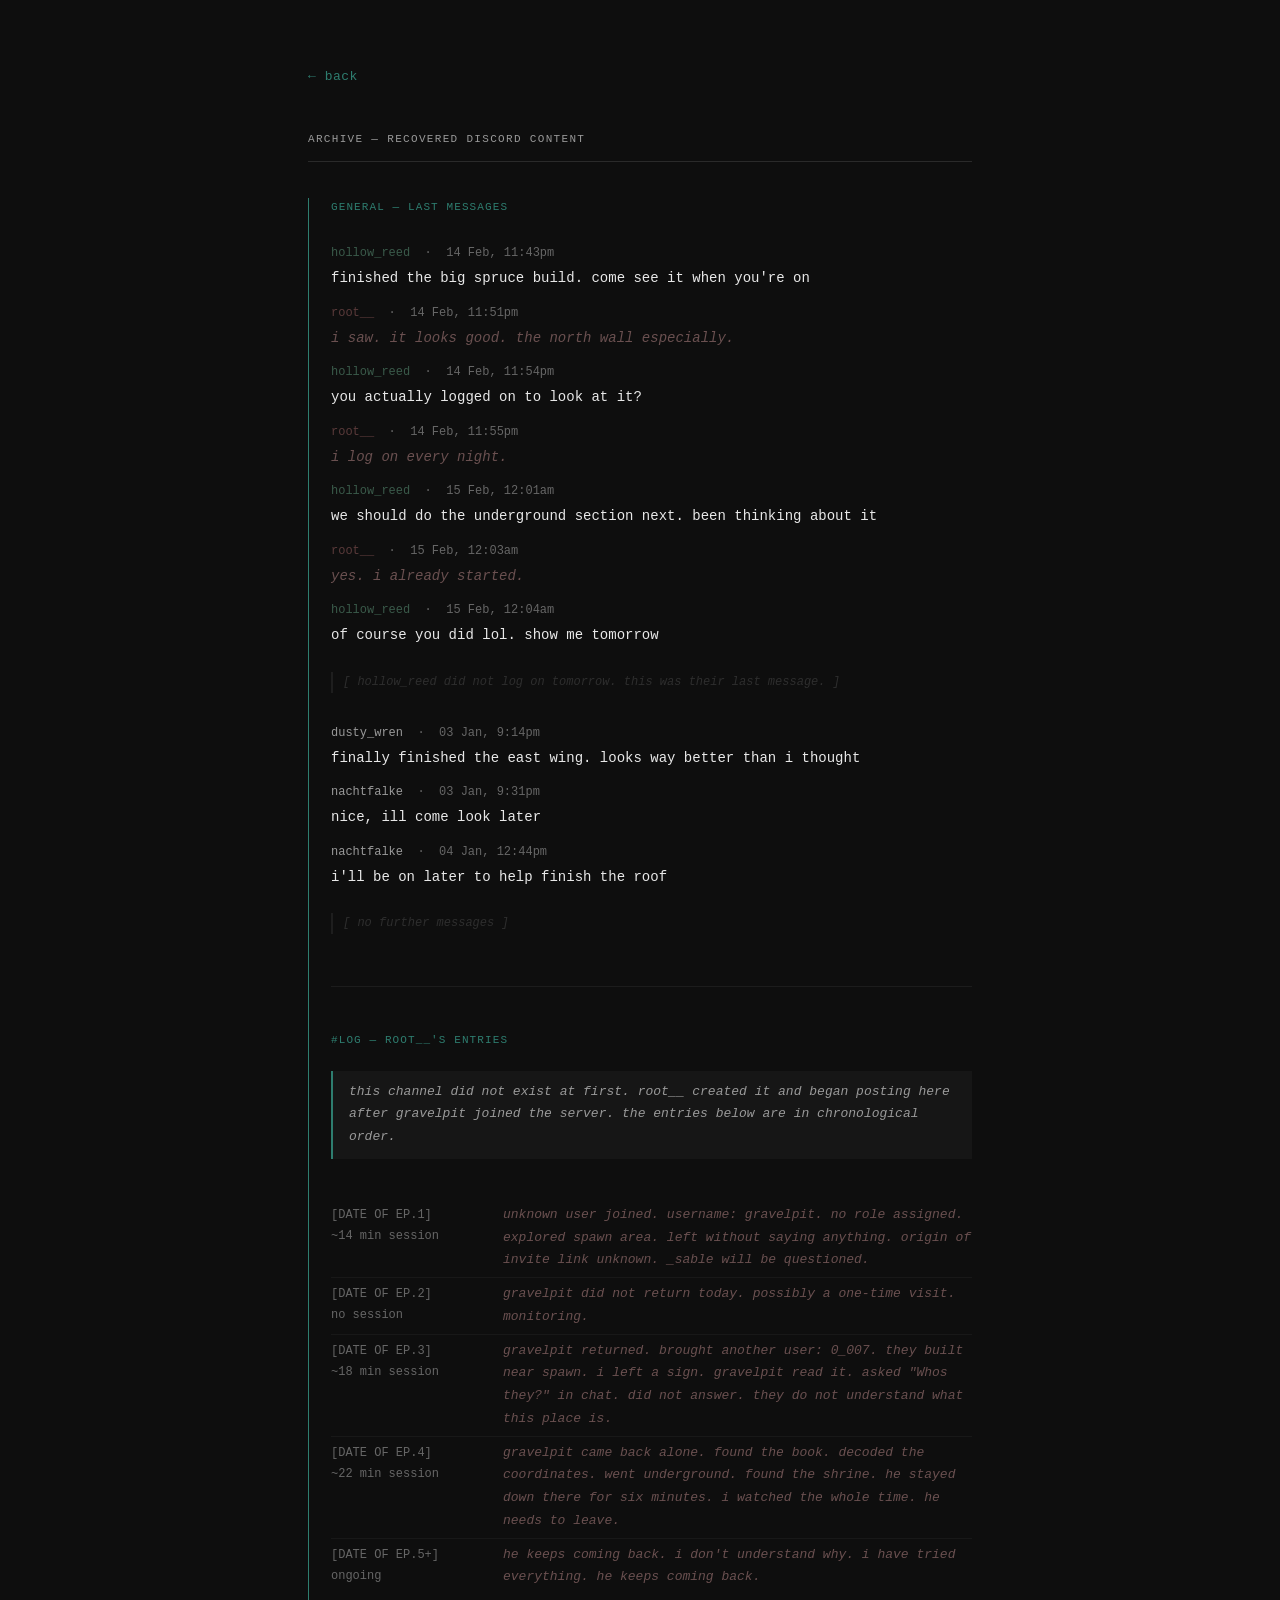
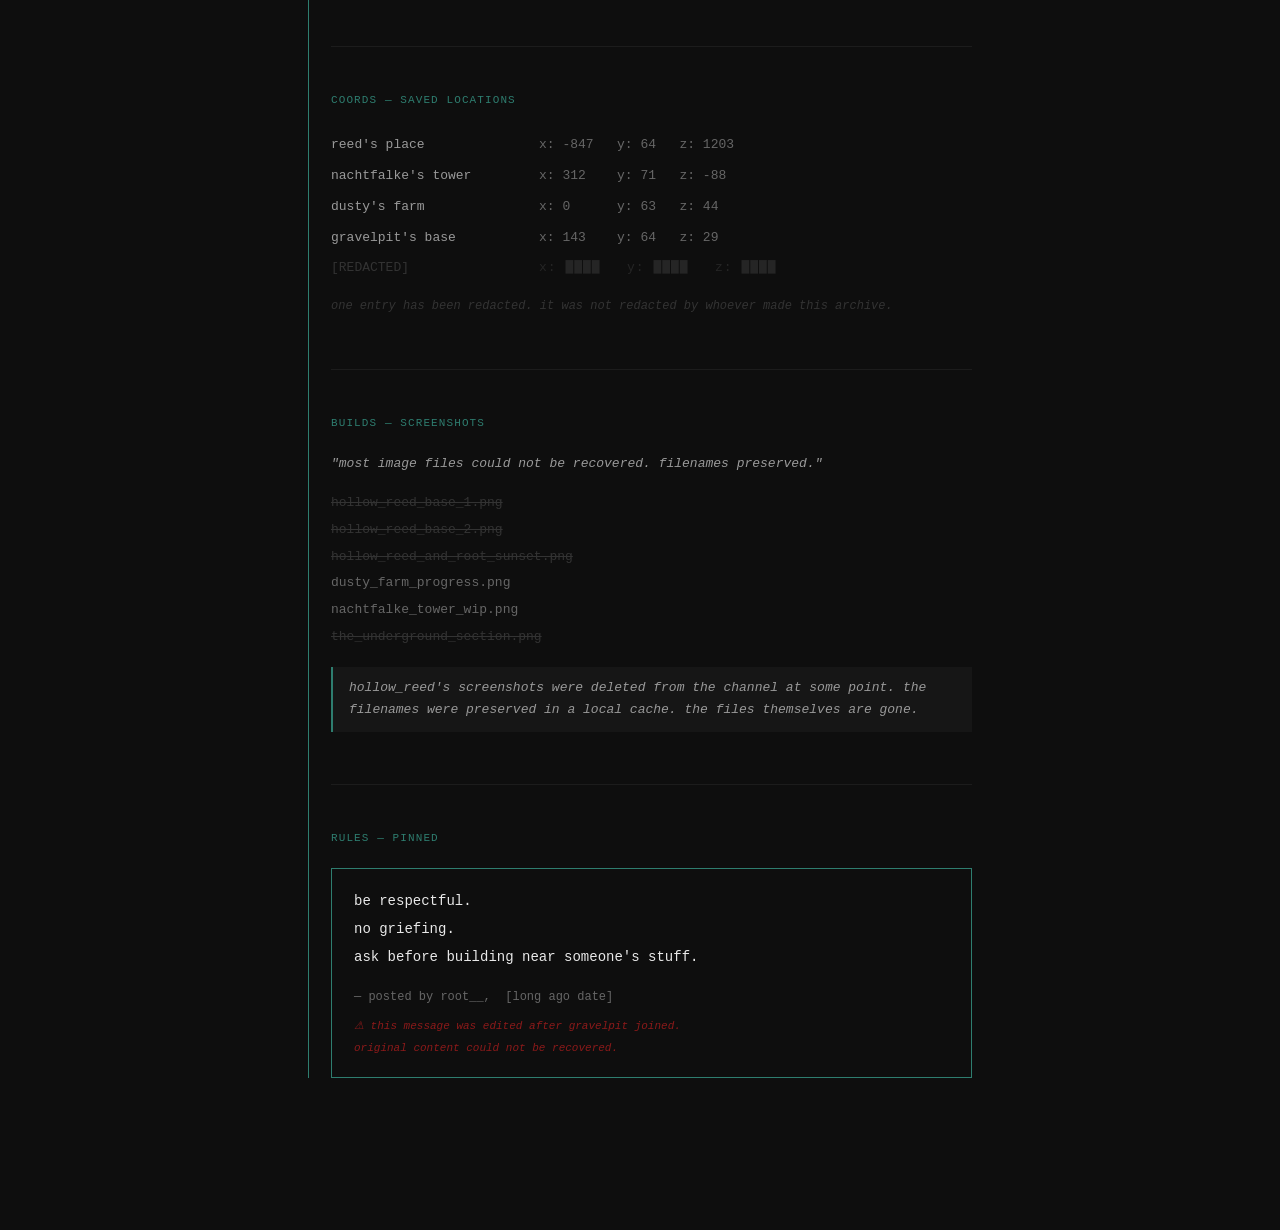
<file: archive.html>
<!DOCTYPE html>
<html lang="en">
<head>
  <meta charset="UTF-8">
  <meta name="viewport" content="width=device-width, initial-scale=1.0">
  <title>archive — uninvited</title>
  <link rel="stylesheet" href="style.css">
  <style>
    .content-area {
      border-left: 1px solid var(--teal);
      padding-left: 22px;
    }

    /* ── chat ── */
    .chat-log { display: flex; flex-direction: column; }
    .chat-msg  { padding: 6px 0; }
    .chat-meta { font-size: 12px; color: var(--dim); margin-bottom: 2px; }
    .chat-meta .uname       { color: var(--soft); }
    .chat-meta .uname.root  { color: #5A3A3A; }
    .chat-meta .uname.reed  { color: #3A5A4A; }
    .chat-text { font-size: 14px; color: var(--text); }
    .chat-text.root-msg { color: #6A5050; font-style: italic; }
    .chat-silence {
      margin-top: 18px;
      font-size: 12px;
      font-style: italic;
      color: #2E2E2E;
      border-left: 2px solid #1E1E1E;
      padding-left: 10px;
    }
    .chat-edited {
      font-size: 11px;
      color: #333;
      margin-left: 8px;
      font-style: italic;
    }

    /* ── log entries ── */
    .log-entry {
      display: grid;
      grid-template-columns: 160px 1fr;
      gap: 12px;
      padding: 5px 0;
      font-size: 13px;
      border-bottom: 1px solid #181818;
    }
    .log-entry:last-child { border-bottom: none; }
    .log-ts   { color: var(--dim); font-size: 12px; padding-top: 1px; }
    .log-text { color: #6A5050; font-style: italic; }

    /* ── coords ── */
    .coord-row {
      display: grid;
      grid-template-columns: 200px 1fr;
      gap: 8px;
      font-size: 13px;
      padding: 4px 0;
    }
    .coord-name { color: var(--soft); }
    .coord-val  { color: var(--dim); font-variant-numeric: tabular-nums; }
    .coord-row.redacted .coord-name { color: #333; }
    .coord-row.redacted .coord-val  { color: #252525; letter-spacing: 1px; }
    .coord-note {
      margin-top: 12px;
      font-size: 12px;
      font-style: italic;
      color: #333;
    }

    /* ── builds ── */
    .builds-note {
      font-style: italic;
      color: var(--soft);
      font-size: 13px;
      margin-bottom: 14px;
    }
    .fname {
      display: block;
      font-size: 13px;
      color: var(--dim);
      padding: 2px 0;
    }
    .fname.missing { color: #333; text-decoration: line-through; }

    /* ── rules ── */
    .rules-box {
      border: 1px solid var(--teal);
      padding: 18px 22px;
      font-size: 14px;
      color: var(--text);
      line-height: 2;
    }
    .rules-footer {
      margin-top: 14px;
      font-size: 12px;
      color: var(--dim);
    }
    .rules-edited {
      font-size: 11px;
      color: var(--red);
      margin-top: 6px;
      font-style: italic;
    }

    @media (max-width: 520px) {
      .coord-row      { grid-template-columns: 150px 1fr; }
      .log-entry      { grid-template-columns: 120px 1fr; gap: 8px; }
    }
  </style>
</head>
<body>
  <div class="wrap">
    <a href="index.html" class="back">← back</a>
    <div class="page-title">archive — recovered discord content</div>

    <div class="content-area">

      <!-- GENERAL -->
      <div class="section">
        <div class="section-heading">GENERAL — last messages</div>
        <div class="chat-log">

          <div class="chat-msg">
            <div class="chat-meta"><span class="uname reed">hollow_reed</span> &nbsp;·&nbsp; 14 Feb, 11:43pm</div>
            <div class="chat-text">finished the big spruce build. come see it when you're on</div>
          </div>
          <div class="chat-msg">
            <div class="chat-meta"><span class="uname root">root__</span> &nbsp;·&nbsp; 14 Feb, 11:51pm</div>
            <div class="chat-text root-msg">i saw. it looks good. the north wall especially.</div>
          </div>
          <div class="chat-msg">
            <div class="chat-meta"><span class="uname reed">hollow_reed</span> &nbsp;·&nbsp; 14 Feb, 11:54pm</div>
            <div class="chat-text">you actually logged on to look at it?</div>
          </div>
          <div class="chat-msg">
            <div class="chat-meta"><span class="uname root">root__</span> &nbsp;·&nbsp; 14 Feb, 11:55pm</div>
            <div class="chat-text root-msg">i log on every night.</div>
          </div>
          <div class="chat-msg">
            <div class="chat-meta"><span class="uname reed">hollow_reed</span> &nbsp;·&nbsp; 15 Feb, 12:01am</div>
            <div class="chat-text">we should do the underground section next. been thinking about it</div>
          </div>
          <div class="chat-msg">
            <div class="chat-meta"><span class="uname root">root__</span> &nbsp;·&nbsp; 15 Feb, 12:03am</div>
            <div class="chat-text root-msg">yes. i already started.</div>
          </div>
          <div class="chat-msg">
            <div class="chat-meta"><span class="uname reed">hollow_reed</span> &nbsp;·&nbsp; 15 Feb, 12:04am</div>
            <div class="chat-text">of course you did lol. show me tomorrow</div>
          </div>

          <div class="chat-silence">[ hollow_reed did not log on tomorrow. this was their last message. ]</div>

          <div style="height:24px"></div>

          <div class="chat-msg">
            <div class="chat-meta">
              <span class="uname">dusty_wren</span> &nbsp;·&nbsp; 03 Jan, 9:14pm
            </div>
            <div class="chat-text">finally finished the east wing. looks way better than i thought</div>
          </div>
          <div class="chat-msg">
            <div class="chat-meta"><span class="uname">nachtfalke</span> &nbsp;·&nbsp; 03 Jan, 9:31pm</div>
            <div class="chat-text">nice, ill come look later</div>
          </div>
          <div class="chat-msg">
            <div class="chat-meta"><span class="uname">nachtfalke</span> &nbsp;·&nbsp; 04 Jan, 12:44pm</div>
            <div class="chat-text">i'll be on later to help finish the roof</div>
          </div>
          <div class="chat-silence">[ no further messages ]</div>
        </div>
      </div>

      <!-- ROOT LOG -->
      <div class="section">
        <div class="section-heading">#LOG — root__'s entries</div>
        <div class="callout">
          this channel did not exist at first. root__ created it and began posting here
          after gravelpit joined the server. the entries below are in chronological order.
        </div>
        <div style="height:20px"></div>
        <div class="log-entry">
          <span class="log-ts">[DATE OF EP.1]<br>~14 min session</span>
          <span class="log-text">unknown user joined. username: gravelpit. no role assigned. explored spawn area. left without saying anything. origin of invite link unknown. _sable will be questioned.</span>
        </div>
        <div class="log-entry">
          <span class="log-ts">[DATE OF EP.2]<br>no session</span>
          <span class="log-text">gravelpit did not return today. possibly a one-time visit. monitoring.</span>
        </div>
        <div class="log-entry">
          <span class="log-ts">[DATE OF EP.3]<br>~18 min session</span>
          <span class="log-text">gravelpit returned. brought another user: 0_007. they built near spawn. i left a sign. gravelpit read it. asked "Whos they?" in chat. did not answer. they do not understand what this place is.</span>
        </div>
        <div class="log-entry">
          <span class="log-ts">[DATE OF EP.4]<br>~22 min session</span>
          <span class="log-text">gravelpit came back alone. found the book. decoded the coordinates. went underground. found the shrine. he stayed down there for six minutes. i watched the whole time. he needs to leave.</span>
        </div>
        <div class="log-entry">
          <span class="log-ts">[DATE OF EP.5+]<br>ongoing</span>
          <span class="log-text">he keeps coming back. i don't understand why. i have tried everything. he keeps coming back.</span>
        </div>
      </div>

      <!-- COORDS -->
      <div class="section">
        <div class="section-heading">COORDS — saved locations</div>
        <div class="coord-row">
          <span class="coord-name">reed's place</span>
          <span class="coord-val">x: -847 &nbsp; y: 64 &nbsp; z: 1203</span>
        </div>
        <div class="coord-row">
          <span class="coord-name">nachtfalke's tower</span>
          <span class="coord-val">x: 312 &nbsp;&nbsp; y: 71 &nbsp; z: -88</span>
        </div>
        <div class="coord-row">
          <span class="coord-name">dusty's farm</span>
          <span class="coord-val">x: 0 &nbsp;&nbsp;&nbsp;&nbsp; y: 63 &nbsp; z: 44</span>
        </div>
        <div class="coord-row">
          <span class="coord-name">gravelpit's base</span>
          <span class="coord-val">x: 143 &nbsp;&nbsp; y: 64 &nbsp; z: 29</span>
        </div>
        <div class="coord-row redacted">
          <span class="coord-name">[REDACTED]</span>
          <span class="coord-val">x: ████ &nbsp; y: ████ &nbsp; z: ████</span>
        </div>
        <div class="coord-note">
          one entry has been redacted. it was not redacted by whoever made this archive.
        </div>
      </div>

      <!-- BUILDS -->
      <div class="section">
        <div class="section-heading">BUILDS — screenshots</div>
        <div class="builds-note">"most image files could not be recovered. filenames preserved."</div>
        <span class="fname missing">hollow_reed_base_1.png</span>
        <span class="fname missing">hollow_reed_base_2.png</span>
        <span class="fname missing">hollow_reed_and_root_sunset.png</span>
        <span class="fname">dusty_farm_progress.png</span>
        <span class="fname">nachtfalke_tower_wip.png</span>
        <span class="fname missing">the_underground_section.png</span>
        <div class="callout" style="margin-top:16px;">
          hollow_reed's screenshots were deleted from the channel at some point.
          the filenames were preserved in a local cache. the files themselves are gone.
        </div>
      </div>

      <!-- RULES -->
      <div class="section">
        <div class="section-heading">RULES — pinned</div>
        <div class="rules-box">
          be respectful.<br>
          no griefing.<br>
          ask before building near someone's stuff.
          <div class="rules-footer">— posted by root__, &nbsp;[long ago date]</div>
          <div class="rules-edited">
            ⚠ this message was edited after gravelpit joined.<br>
            original content could not be recovered.
          </div>
        </div>
      </div>

    </div>
  </div>
</body>
</html>
</file>
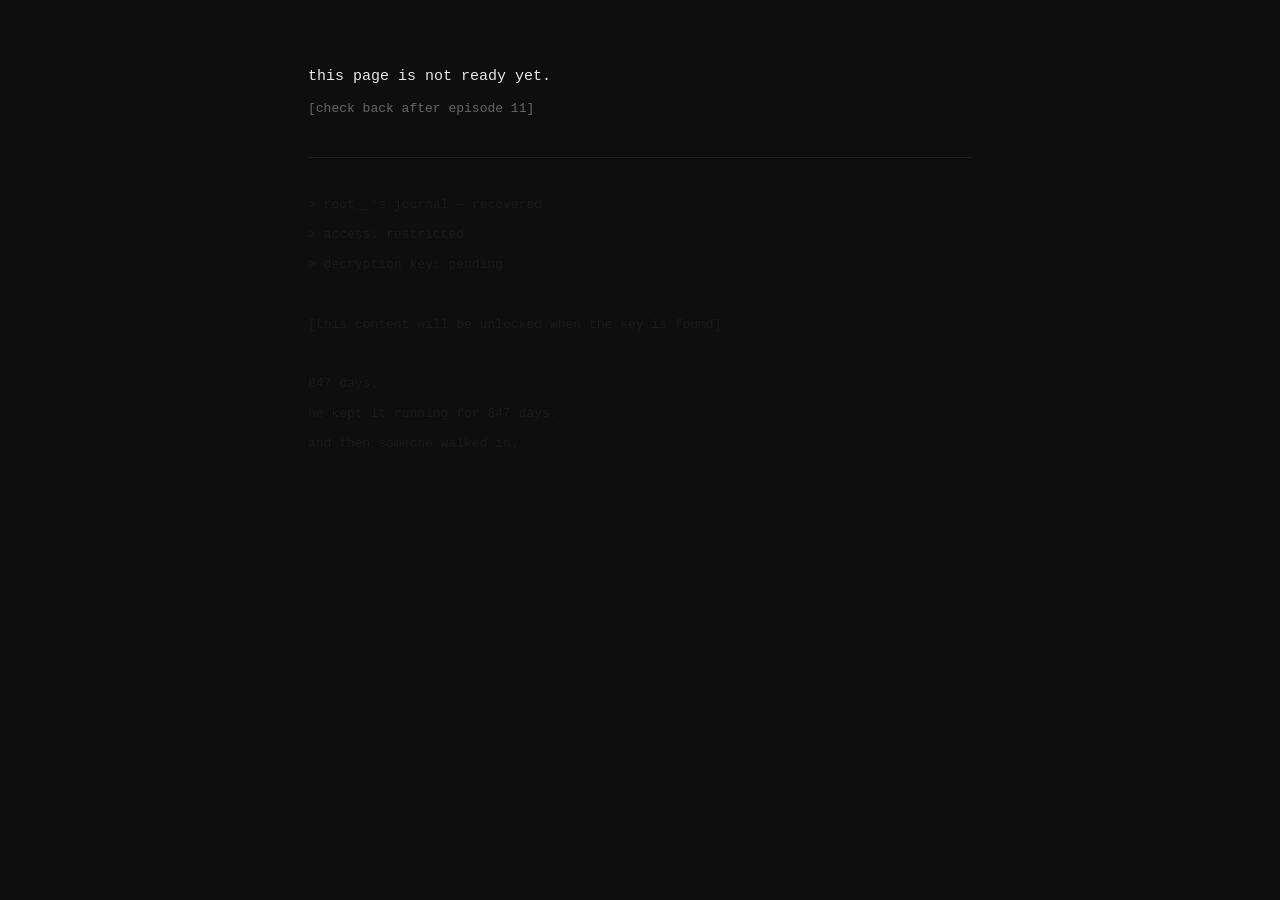
<file: locked.html>
<!DOCTYPE html>
<html lang="en">
<head>
  <meta charset="UTF-8">
  <meta name="viewport" content="width=device-width, initial-scale=1.0">
  <title>— uninvited</title>
  <link rel="stylesheet" href="style.css">
  <style>
    .locked-main { font-size: 15px; color: var(--text); margin-bottom: 8px; }
    .locked-sub  { font-size: 13px; color: var(--dim);  margin-bottom: 36px; }
    .locked-hr   { border: none; border-top: 1px solid #1E1E1E; margin-bottom: 32px; }

    /* nearly invisible — easter egg when highlighted or brightness raised */
    .ghost-text {
      font-size: 13px;
      color: #1A1A1A;
      line-height: 2.3;
      user-select: text;
      cursor: default;
    }

    /* page source easter egg comment is in the HTML below */
  </style>
</head>
<body>
  <!-- if you're reading this: the key is in episode 11. don't tell anyone you found this. -->
  <div class="wrap">
    <p class="locked-main">this page is not ready yet.</p>
    <p class="locked-sub">[check back after episode 11]</p>
    <hr class="locked-hr">
    <div class="ghost-text">
      &gt; root__'s journal &mdash; recovered<br>
      &gt; access: restricted<br>
      &gt; decryption key: pending<br>
      <br>
      [this content will be unlocked when the key is found]<br>
      <br>
      847 days.<br>
      he kept it running for 847 days.<br>
      and then someone walked in.
    </div>
  </div>
</body>
</html>
</file>
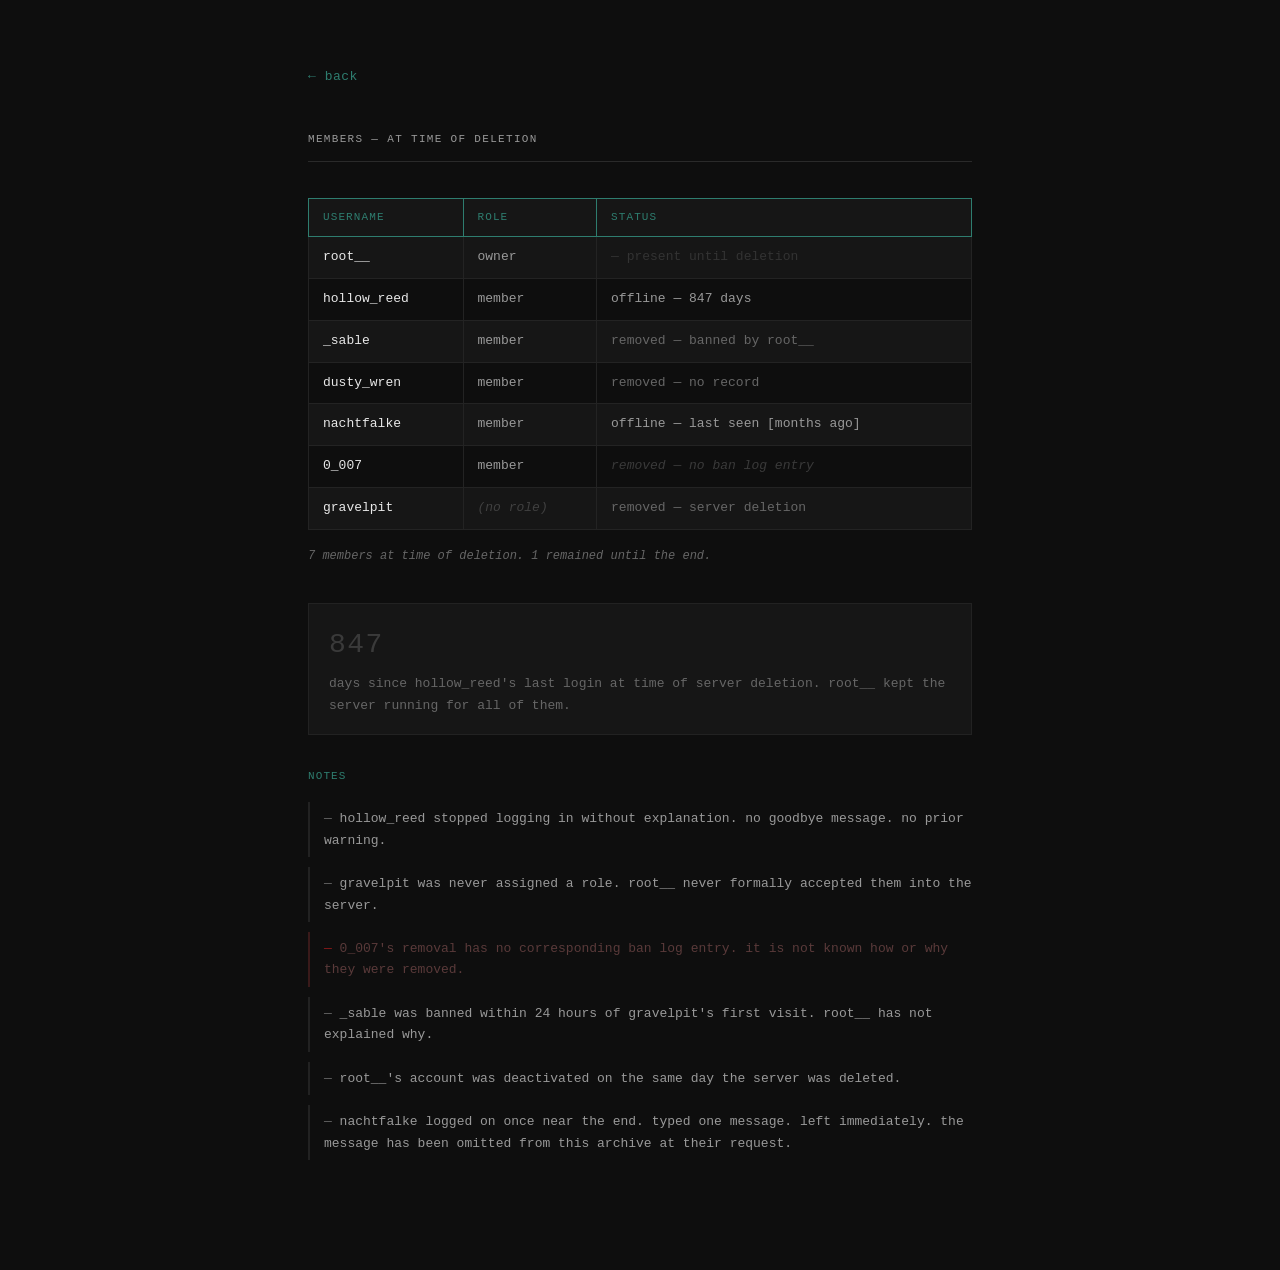
<file: members.html>
<!DOCTYPE html>
<html lang="en">
<head>
  <meta charset="UTF-8">
  <meta name="viewport" content="width=device-width, initial-scale=1.0">
  <title>members — uninvited</title>
  <link rel="stylesheet" href="style.css">
  <style>
    .members-table {
      width: 100%;
      border-collapse: collapse;
      margin-bottom: 16px;
      font-size: 13px;
    }
    .members-table th {
      text-align: left;
      font-size: 11px;
      letter-spacing: 0.1em;
      text-transform: uppercase;
      color: var(--teal);
      padding: 9px 14px;
      border: 1px solid var(--teal);
      background: var(--bg2);
      font-weight: normal;
    }
    .members-table td {
      padding: 9px 14px;
      border: 1px solid #232323;
      vertical-align: middle;
    }
    .members-table tr:nth-child(odd)  td { background: var(--bg2); }
    .members-table tr:nth-child(even) td { background: var(--bg);  }

    td.role        { color: var(--soft); }
    td.norole      { color: #404040; font-style: italic; }
    td.removed     { color: var(--dim); }
    td.noban       { color: #3A3A3A; font-style: italic; }
    td.lastseen    { color: var(--soft); }
    td.owner-dash  { color: #333; }
    td.highlight   { color: #5A3A3A; }

    .member-count {
      font-size: 12px;
      color: var(--dim);
      font-style: italic;
      margin-bottom: 36px;
    }

    .notes-heading {
      font-size: 11px;
      letter-spacing: 0.1em;
      text-transform: uppercase;
      color: var(--teal);
      margin-bottom: 16px;
    }
    .note {
      font-size: 13px;
      color: var(--soft);
      line-height: 1.65;
      padding: 6px 0 6px 14px;
      border-left: 2px solid #222;
      margin-bottom: 10px;
    }
    .note::before { content: "— "; color: var(--dim); }
    .note.warning { color: #5A3A3A; border-left-color: #3A1A1A; }
    .note.warning::before { color: var(--red); }

    .days-counter {
      margin: 32px 0;
      padding: 16px 20px;
      border: 1px solid #222;
      background: var(--bg2);
      font-size: 13px;
      color: var(--dim);
    }
    .days-counter .number {
      font-size: 28px;
      color: #3A3A3A;
      display: block;
      margin-bottom: 4px;
      letter-spacing: 0.05em;
    }

    @media (max-width: 520px) {
      .members-table th,
      .members-table td { padding: 7px 9px; font-size: 12px; }
    }
  </style>
</head>
<body>
  <div class="wrap">
    <a href="index.html" class="back">← back</a>
    <div class="page-title">members — at time of deletion</div>

    <table class="members-table">
      <thead>
        <tr>
          <th>USERNAME</th>
          <th>ROLE</th>
          <th>STATUS</th>
        </tr>
      </thead>
      <tbody>
        <tr>
          <td>root__</td>
          <td class="role">owner</td>
          <td class="owner-dash">— present until deletion</td>
        </tr>
        <tr>
          <td>hollow_reed</td>
          <td class="role">member</td>
          <td class="lastseen">offline — 847 days</td>
        </tr>
        <tr>
          <td>_sable</td>
          <td class="role">member</td>
          <td class="removed">removed — banned by root__</td>
        </tr>
        <tr>
          <td>dusty_wren</td>
          <td class="role">member</td>
          <td class="removed">removed — no record</td>
        </tr>
        <tr>
          <td>nachtfalke</td>
          <td class="role">member</td>
          <td class="lastseen">offline — last seen [months ago]</td>
        </tr>
        <tr>
          <td>0_007</td>
          <td class="role">member</td>
          <td class="noban">removed — no ban log entry</td>
        </tr>
        <tr>
          <td>gravelpit</td>
          <td class="norole">(no role)</td>
          <td class="removed">removed — server deletion</td>
        </tr>
      </tbody>
    </table>

    <div class="member-count">7 members at time of deletion. 1 remained until the end.</div>

    <div class="days-counter">
      <span class="number">847</span>
      days since hollow_reed's last login at time of server deletion.
      root__ kept the server running for all of them.
    </div>

    <div class="notes-heading">NOTES</div>
    <div class="note">hollow_reed stopped logging in without explanation. no goodbye message. no prior warning.</div>
    <div class="note">gravelpit was never assigned a role. root__ never formally accepted them into the server.</div>
    <div class="note warning">0_007's removal has no corresponding ban log entry. it is not known how or why they were removed.</div>
    <div class="note">_sable was banned within 24 hours of gravelpit's first visit. root__ has not explained why.</div>
    <div class="note">root__'s account was deactivated on the same day the server was deleted.</div>
    <div class="note">nachtfalke logged on once near the end. typed one message. left immediately. the message has been omitted from this archive at their request.</div>
  </div>
</body>
</html>
</file>
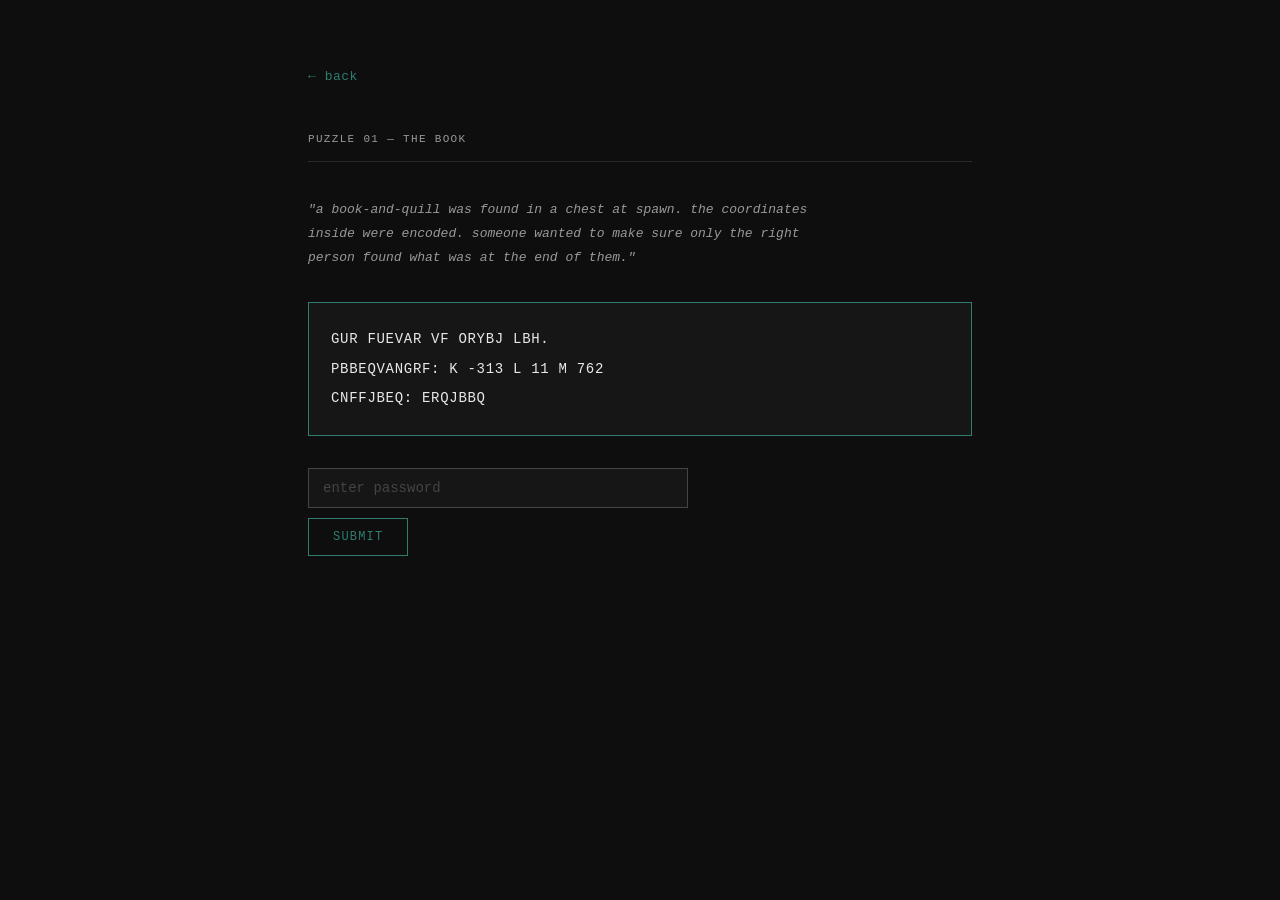
<file: puzzle.html>
<!DOCTYPE html>
<html lang="en">
<head>
  <meta charset="UTF-8">
  <meta name="viewport" content="width=device-width, initial-scale=1.0">
  <title>puzzle 01 — uninvited</title>
  <link rel="stylesheet" href="style.css">
  <style>
    .puzzle-flavour {
      font-size: 13px;
      font-style: italic;
      color: var(--soft);
      margin-bottom: 32px;
      line-height: 1.85;
      max-width: 540px;
    }
    .cipher-block {
      border: 1px solid var(--teal);
      background: var(--bg2);
      padding: 22px;
      font-size: 14px;
      color: var(--text);
      letter-spacing: 0.05em;
      line-height: 2.1;
      margin-bottom: 32px;
      user-select: all;
    }
    .puzzle-form {
      display: flex;
      flex-direction: column;
      gap: 10px;
      max-width: 380px;
    }
    .puzzle-input {
      background: var(--bg2);
      border: 1px solid #444;
      color: var(--text);
      font-family: var(--font);
      font-size: 14px;
      padding: 11px 14px;
      outline: none;
      width: 100%;
      transition: border-color 0.2s;
      border-radius: 0;
      -webkit-appearance: none;
    }
    .puzzle-input:focus { border-color: var(--teal); }
    .puzzle-input::placeholder { color: #444; }
    .puzzle-btn {
      background: var(--bg);
      border: 1px solid var(--teal);
      color: var(--teal);
      font-family: var(--font);
      font-size: 12px;
      letter-spacing: 0.1em;
      text-transform: uppercase;
      padding: 11px 24px;
      cursor: pointer;
      align-self: flex-start;
      transition: background 0.15s, color 0.15s;
      border-radius: 0;
    }
    .puzzle-btn:hover  { background: var(--teal); color: var(--bg); }
    .puzzle-btn:active { opacity: 0.8; }
    .result {
      margin-top: 24px;
      font-size: 14px;
      line-height: 2;
      opacity: 0;
      transition: opacity 1s ease;
    }
    .result.show      { opacity: 1; }
    .result.correct   { color: var(--text); }
    .result.incorrect { color: var(--red); font-size: 13px; }
  </style>
</head>
<body>
  <div class="wrap">
    <a href="index.html" class="back">← back</a>
    <div class="page-title">puzzle 01 — the book</div>

    <div class="puzzle-flavour">
      "a book-and-quill was found in a chest at spawn. the coordinates inside were encoded.
      someone wanted to make sure only the right person found what was at the end of them."
    </div>

    <div class="cipher-block">
      GUR FUEVAR VF ORYBJ LBH.<br>
      PBBEQVANGRF: K -313 L 11 M 762<br>
      CNFFJBEQ: ERQJBBQ
    </div>

    <div class="puzzle-form" id="form">
      <input
        type="text"
        class="puzzle-input"
        id="answer"
        placeholder="enter password"
        autocomplete="off"
        spellcheck="false"
      />
      <button class="puzzle-btn" id="btn">SUBMIT</button>
    </div>

    <div class="result" id="result"></div>
  </div>

  <script>
    function check() {
      const val    = document.getElementById('answer').value.trim().toUpperCase();
      const result = document.getElementById('result');
      result.className = 'result';
      result.textContent = '';
      if (val === 'REDWOOD') {
        document.getElementById('form').style.display = 'none';
        result.className = 'result correct';
        result.innerHTML =
          'correct.<br><br>' +
          'the shrine is at &nbsp; x: -313 &nbsp; y: 11 &nbsp; z: 762<br><br>' +
          'hollow_reed built most of it.<br>' +
          'root__ finished it after they left.<br>' +
          'it has been down there for 847 days.';
      } else {
        result.className = 'result incorrect';
        result.textContent = 'incorrect.';
      }
      void result.offsetWidth;
      result.classList.add('show');
    }

    document.getElementById('btn').addEventListener('click', check);
    document.getElementById('answer').addEventListener('keydown', function(e) {
      if (e.key === 'Enter') check();
    });
  </script>
</body>
</html>
</file>
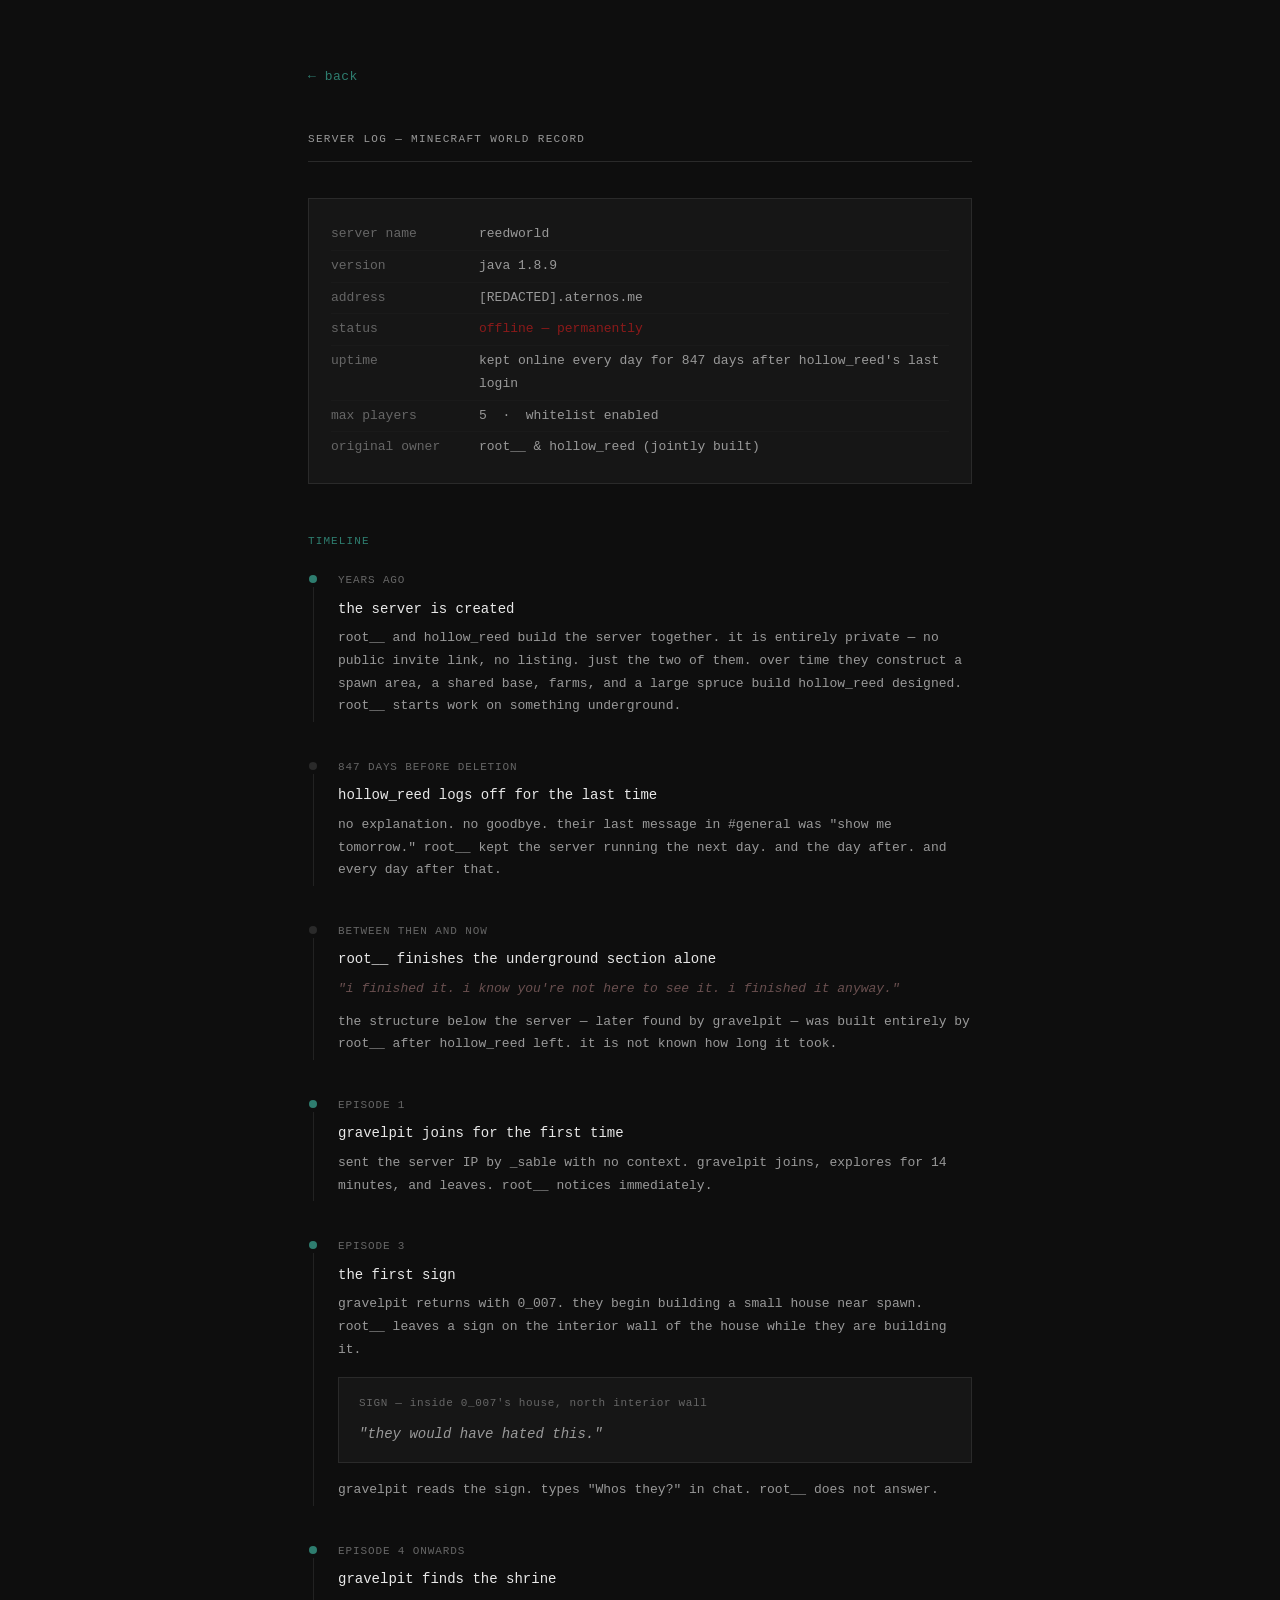
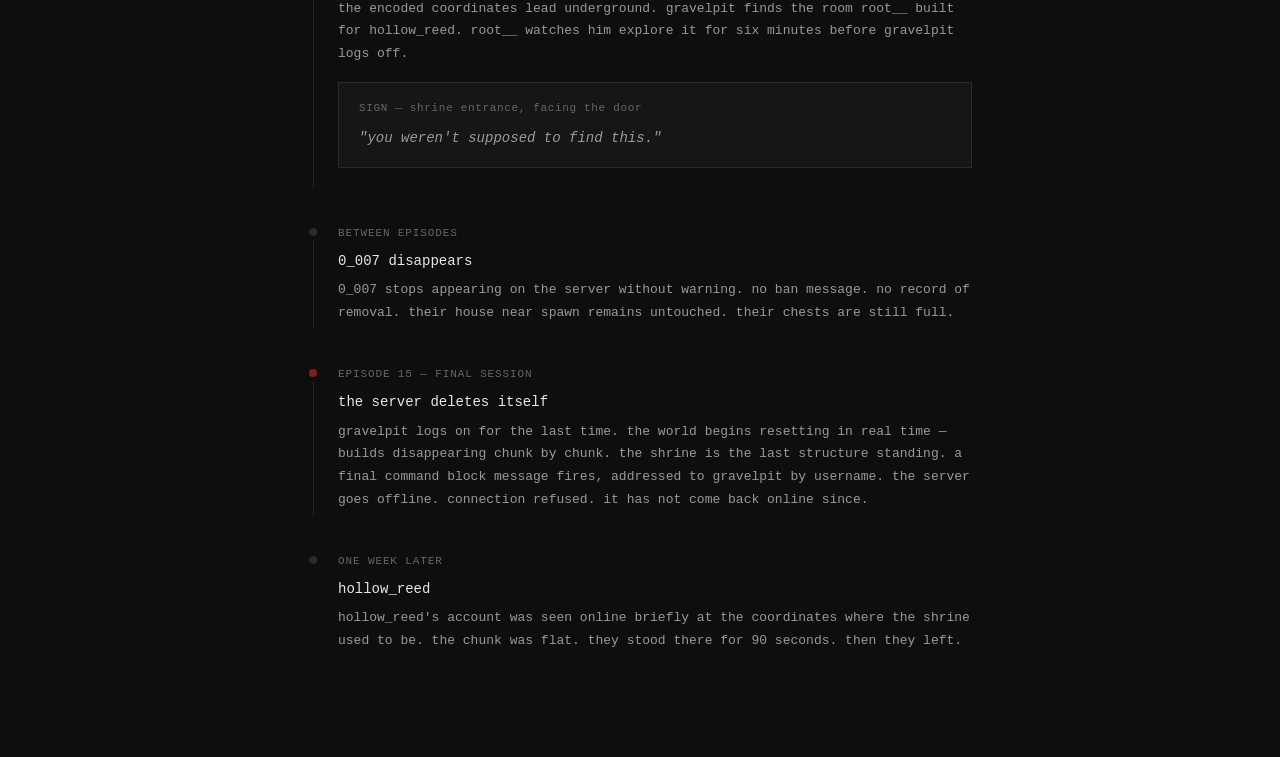
<file: server.html>
<!DOCTYPE html>
<html lang="en">
<head>
  <meta charset="UTF-8">
  <meta name="viewport" content="width=device-width, initial-scale=1.0">
  <title>server log — uninvited</title>
  <link rel="stylesheet" href="style.css">
  <style>
    /* ── timeline ── */
    .timeline { display: flex; flex-direction: column; gap: 0; }
    .t-entry {
      display: grid;
      grid-template-columns: 10px 1fr;
      gap: 0 20px;
      padding-bottom: 36px;
      position: relative;
    }
    .t-entry:last-child { padding-bottom: 0; }

    .t-spine {
      display: flex;
      flex-direction: column;
      align-items: center;
      padding-top: 4px;
    }
    .t-dot {
      width: 8px;
      height: 8px;
      border-radius: 50%;
      background: var(--teal);
      flex-shrink: 0;
    }
    .t-dot.dim    { background: #2A2A2A; }
    .t-dot.red    { background: var(--red); }
    .t-line {
      width: 1px;
      flex: 1;
      background: #222;
      margin-top: 4px;
      min-height: 20px;
    }

    .t-body { padding-bottom: 4px; }
    .t-label {
      font-size: 11px;
      letter-spacing: 0.08em;
      text-transform: uppercase;
      color: var(--dim);
      margin-bottom: 6px;
    }
    .t-title {
      font-size: 14px;
      color: var(--text);
      margin-bottom: 6px;
    }
    .t-desc {
      font-size: 13px;
      color: var(--soft);
      line-height: 1.75;
    }
    .t-desc.root-voice {
      color: #6A5050;
      font-style: italic;
    }

    /* ── server info box ── */
    .server-info {
      border: 1px solid #2A2A2A;
      background: var(--bg2);
      padding: 20px 22px;
      margin-bottom: 48px;
      font-size: 13px;
    }
    .info-row {
      display: grid;
      grid-template-columns: 140px 1fr;
      gap: 8px;
      padding: 4px 0;
      border-bottom: 1px solid #1A1A1A;
    }
    .info-row:last-child { border-bottom: none; }
    .info-key   { color: var(--dim); }
    .info-val   { color: var(--soft); }
    .info-val.offline { color: var(--red); }
    .info-val.online  { color: var(--teal); }

    /* ── sign quote ── */
    .sign-quote {
      border: 1px solid #2A2A2A;
      background: var(--bg2);
      padding: 16px 20px;
      margin: 16px 0;
      font-size: 14px;
      color: var(--soft);
      font-style: italic;
    }
    .sign-quote .sign-loc {
      font-size: 11px;
      color: var(--dim);
      margin-bottom: 8px;
      font-style: normal;
      letter-spacing: 0.06em;
    }

    @media (max-width: 520px) {
      .info-row { grid-template-columns: 110px 1fr; }
    }
  </style>
</head>
<body>
  <div class="wrap">
    <a href="index.html" class="back">← back</a>
    <div class="page-title">server log — minecraft world record</div>

    <!-- server info -->
    <div class="server-info">
      <div class="info-row">
        <span class="info-key">server name</span>
        <span class="info-val">reedworld</span>
      </div>
      <div class="info-row">
        <span class="info-key">version</span>
        <span class="info-val">java 1.8.9</span>
      </div>
      <div class="info-row">
        <span class="info-key">address</span>
        <span class="info-val">[REDACTED].aternos.me</span>
      </div>
      <div class="info-row">
        <span class="info-key">status</span>
        <span class="info-val offline">offline — permanently</span>
      </div>
      <div class="info-row">
        <span class="info-key">uptime</span>
        <span class="info-val">kept online every day for 847 days after hollow_reed's last login</span>
      </div>
      <div class="info-row">
        <span class="info-key">max players</span>
        <span class="info-val">5 &nbsp;·&nbsp; whitelist enabled</span>
      </div>
      <div class="info-row">
        <span class="info-key">original owner</span>
        <span class="info-val">root__ &amp; hollow_reed (jointly built)</span>
      </div>
    </div>

    <!-- timeline -->
    <div class="section-heading">TIMELINE</div>
    <div class="timeline">

      <div class="t-entry">
        <div class="t-spine"><div class="t-dot"></div><div class="t-line"></div></div>
        <div class="t-body">
          <div class="t-label">years ago</div>
          <div class="t-title">the server is created</div>
          <div class="t-desc">
            root__ and hollow_reed build the server together. it is entirely private —
            no public invite link, no listing. just the two of them.
            over time they construct a spawn area, a shared base, farms, and a large
            spruce build hollow_reed designed. root__ starts work on something underground.
          </div>
        </div>
      </div>

      <div class="t-entry">
        <div class="t-spine"><div class="t-dot dim"></div><div class="t-line"></div></div>
        <div class="t-body">
          <div class="t-label">847 days before deletion</div>
          <div class="t-title">hollow_reed logs off for the last time</div>
          <div class="t-desc">
            no explanation. no goodbye. their last message in #general was
            "show me tomorrow." root__ kept the server running the next day.
            and the day after. and every day after that.
          </div>
        </div>
      </div>

      <div class="t-entry">
        <div class="t-spine"><div class="t-dot dim"></div><div class="t-line"></div></div>
        <div class="t-body">
          <div class="t-label">between then and now</div>
          <div class="t-title">root__ finishes the underground section alone</div>
          <div class="t-desc root-voice">
            "i finished it. i know you're not here to see it. i finished it anyway."
          </div>
          <div class="t-desc" style="margin-top:10px;">
            the structure below the server — later found by gravelpit — was built
            entirely by root__ after hollow_reed left. it is not known how long it took.
          </div>
        </div>
      </div>

      <div class="t-entry">
        <div class="t-spine"><div class="t-dot"></div><div class="t-line"></div></div>
        <div class="t-body">
          <div class="t-label">episode 1</div>
          <div class="t-title">gravelpit joins for the first time</div>
          <div class="t-desc">
            sent the server IP by _sable with no context. gravelpit joins, explores for
            14 minutes, and leaves. root__ notices immediately.
          </div>
        </div>
      </div>

      <div class="t-entry">
        <div class="t-spine"><div class="t-dot"></div><div class="t-line"></div></div>
        <div class="t-body">
          <div class="t-label">episode 3</div>
          <div class="t-title">the first sign</div>
          <div class="t-desc">
            gravelpit returns with 0_007. they begin building a small house near spawn.
            root__ leaves a sign on the interior wall of the house while they are building it.
          </div>
          <div class="sign-quote">
            <div class="sign-loc">SIGN — inside 0_007's house, north interior wall</div>
            "they would have hated this."
          </div>
          <div class="t-desc">
            gravelpit reads the sign. types "Whos they?" in chat. root__ does not answer.
          </div>
        </div>
      </div>

      <div class="t-entry">
        <div class="t-spine"><div class="t-dot"></div><div class="t-line"></div></div>
        <div class="t-body">
          <div class="t-label">episode 4 onwards</div>
          <div class="t-title">gravelpit finds the shrine</div>
          <div class="t-desc">
            the encoded coordinates lead underground. gravelpit finds the room
            root__ built for hollow_reed. root__ watches him explore it for six minutes
            before gravelpit logs off.
          </div>
          <div class="sign-quote">
            <div class="sign-loc">SIGN — shrine entrance, facing the door</div>
            "you weren't supposed to find this."
          </div>
        </div>
      </div>

      <div class="t-entry">
        <div class="t-spine"><div class="t-dot dim"></div><div class="t-line"></div></div>
        <div class="t-body">
          <div class="t-label">between episodes</div>
          <div class="t-title">0_007 disappears</div>
          <div class="t-desc">
            0_007 stops appearing on the server without warning. no ban message.
            no record of removal. their house near spawn remains untouched.
            their chests are still full.
          </div>
        </div>
      </div>

      <div class="t-entry">
        <div class="t-spine"><div class="t-dot red"></div><div class="t-line"></div></div>
        <div class="t-body">
          <div class="t-label">episode 15 — final session</div>
          <div class="t-title">the server deletes itself</div>
          <div class="t-desc">
            gravelpit logs on for the last time. the world begins resetting in real time —
            builds disappearing chunk by chunk. the shrine is the last structure standing.
            a final command block message fires, addressed to gravelpit by username.
            the server goes offline. connection refused.
            it has not come back online since.
          </div>
        </div>
      </div>

      <div class="t-entry">
        <div class="t-spine"><div class="t-dot dim"></div></div>
        <div class="t-body">
          <div class="t-label">one week later</div>
          <div class="t-title">hollow_reed</div>
          <div class="t-desc">
            hollow_reed's account was seen online briefly at the coordinates where the shrine used to be.
            the chunk was flat. they stood there for 90 seconds.
            then they left.
          </div>
        </div>
      </div>

    </div>

  </div>
</body>
</html>
</file>
<file: style.css>
/* ── RESET ─────────────────────────────────────────────────────────── */
*, *::before, *::after { box-sizing: border-box; margin: 0; padding: 0; }

/* ── BASE ──────────────────────────────────────────────────────────── */
:root {
  --bg:          #0E0E0E;
  --bg2:         #161616;
  --bg3:         #1C1C1C;
  --text:        #E8E8E8;
  --soft:        #999999;
  --dim:         #666666;
  --ghost:       #1C1C1C;
  --teal:        #2E7D6F;
  --teal-bright: #3FA090;
  --red:         #8B1A1A;
  --border:      #2A2A2A;
  --font:        "Courier New", Consolas, "Lucida Console", monospace;
}

html, body {
  background: var(--bg);
  color: var(--text);
  font-family: var(--font);
  font-size: 14px;
  line-height: 1.75;
  min-height: 100vh;
}

/* ── SCROLLBAR ──────────────────────────────────────────────────────── */
::-webkit-scrollbar { width: 4px; }
::-webkit-scrollbar-track { background: var(--bg); }
::-webkit-scrollbar-thumb { background: #2A2A2A; }

/* ── WRAPPER ────────────────────────────────────────────────────────── */
.wrap {
  max-width: 720px;
  margin: 0 auto;
  padding: 64px 28px 100px;
}

/* ── BACK LINK ──────────────────────────────────────────────────────── */
.back {
  display: inline-block;
  color: var(--teal);
  text-decoration: none;
  font-size: 13px;
  margin-bottom: 40px;
  letter-spacing: 0.04em;
  border-bottom: 1px solid transparent;
  transition: color 0.15s, border-color 0.15s;
}
.back:hover { color: var(--teal-bright); border-bottom-color: var(--teal-bright); }

/* ── PAGE TITLE ─────────────────────────────────────────────────────── */
.page-title {
  font-size: 11px;
  letter-spacing: 0.12em;
  text-transform: uppercase;
  color: var(--soft);
  margin-bottom: 36px;
  padding-bottom: 12px;
  border-bottom: 1px solid var(--border);
}

/* ── SECTION ────────────────────────────────────────────────────────── */
.section { margin-bottom: 52px; }
.section + .section {
  padding-top: 44px;
  border-top: 1px solid #1C1C1C;
}
.section-heading {
  font-size: 11px;
  letter-spacing: 0.1em;
  text-transform: uppercase;
  color: var(--teal);
  margin-bottom: 20px;
}

/* ── CALLOUT ────────────────────────────────────────────────────────── */
.callout {
  border-left: 2px solid var(--teal);
  padding: 10px 16px;
  margin: 20px 0;
  font-size: 13px;
  color: var(--soft);
  font-style: italic;
  background: var(--bg2);
}

/* ── LINKS ──────────────────────────────────────────────────────────── */
a {
  color: var(--teal);
  text-decoration: underline;
  transition: color 0.15s;
}
a:hover { color: var(--teal-bright); }

/* ── MOBILE ─────────────────────────────────────────────────────────── */
@media (max-width: 520px) {
  .wrap { padding: 40px 18px 72px; }
}
</file>
